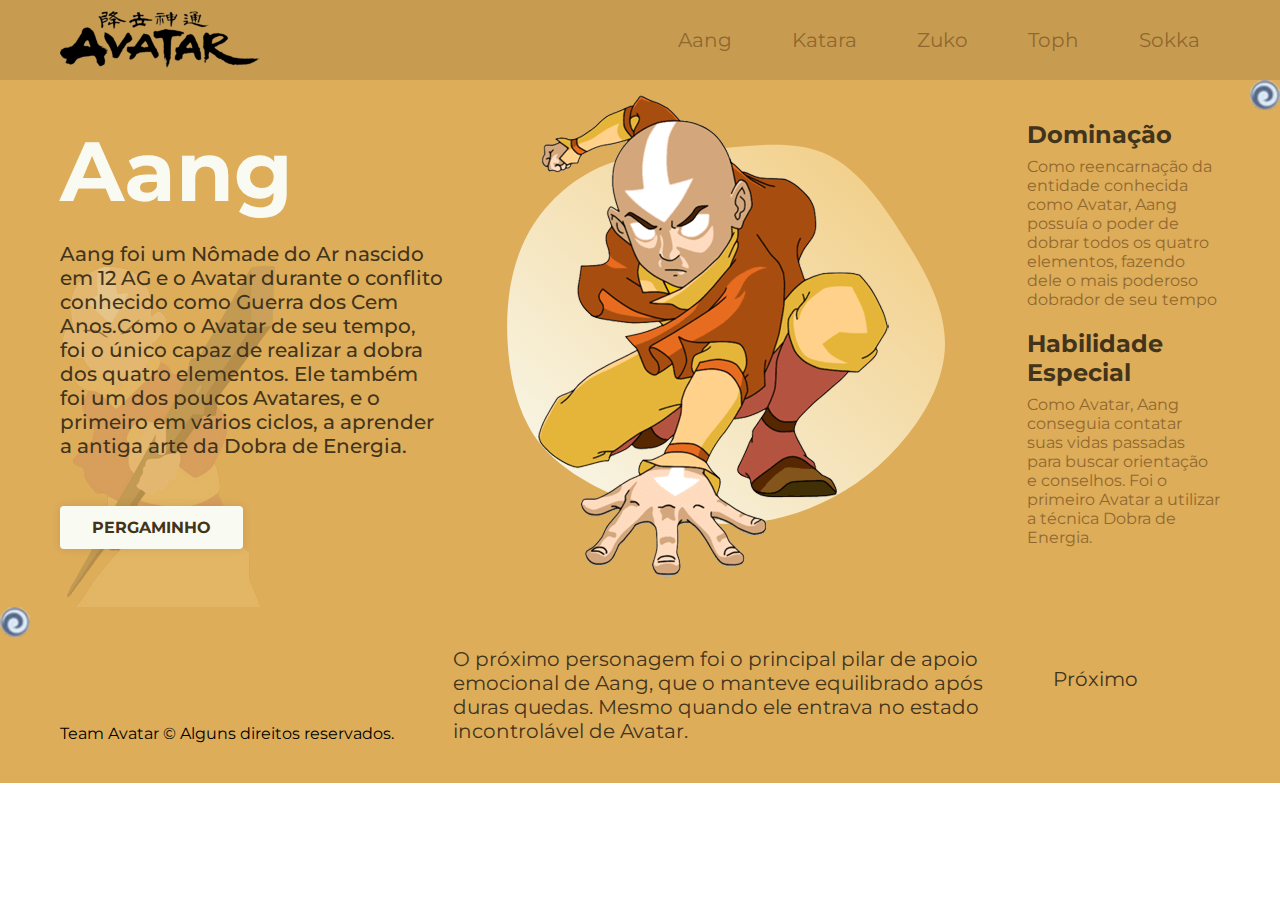
<file: index.html>
<!DOCTYPE html>
<html lang="pt-br">

<head>
  <meta charset="UTF-8">
  <meta http-equiv="X-UA-Compatible" content="IE=edge">
  <meta name="viewport" content="width=device-width, initial-scale=1.0">
  <link rel="preconnect" href="https://fonts.googleapis.com">
  <link rel="preconnect" href="https://fonts.gstatic.com" crossorigin>
  <link href="https://fonts.googleapis.com/css2?family=Montserrat:wght@400;500;700&display=swap" rel="stylesheet">
  <link rel="stylesheet" href="./css/style.css" type="text/css">
  <link rel="shortcut icon" href="public/favicon.png" type="image/x-icon">
  <title>Team Avatar | Aang </title>
</head>

<body id="aang">

  <header class="header-bg">
    <div class="header container">
      <a href="./">
        <img src="img/avatar.png" alt="Avatar" width="200" height="76">
      </a>
      <nav>
        <div class="mobile-menu">
          <div class="line1"></div>
          <div class="line2"></div>
          <div class="line3"></div>
        </div>

        <ul class="header-menu">
          <li><a href="./">Aang</a>
          </li>
          <li><a href="katara.html">Katara</a>
          </li>
          <li><a href="zuko.html">Zuko</a>
          </li>
          <li><a href="toph.html">Toph</a>
          </li>
          <li><a href="sokka.html">Sokka</a>
          </li>
        </ul>
      </nav>
    </div>
  </header>


  <main class="dirigente-bg">
    <div class="dirigente container">
      <section class="dirigente-descricao">
        <h1>Aang</h1>
        <p>Aang foi um Nômade do Ar nascido em 12 AG e o Avatar durante o conflito conhecido como Guerra dos Cem Anos.Como o Avatar de seu tempo, foi o único capaz de realizar a dobra dos quatro elementos. Ele também foi um dos poucos Avatares, e o primeiro em vários ciclos, a aprender a antiga arte da Dobra de Energia.</p>
        <a class="btn">Pergaminho</a>
      </section>

      <div class="dirigente-imagem">
        <img src="img/aang/aang.png" alt="Aang" width="512" height="512">
      </div>

      <section class="dirigente-info">
        <div class="dirigente-info-dominacao">
          <h2>Dominação</h2>
          <p>Como reencarnação da entidade conhecida como Avatar, Aang possuía o poder de dobrar todos os quatro elementos, fazendo dele o mais poderoso dobrador de seu tempo</p>
        </div>
        <div class="dirigente-info-especial">
          <h2>Habilidade Especial</h2>
          <p>Como Avatar, Aang conseguia contatar suas vidas passadas para buscar orientação e conselhos. Foi o primeiro Avatar a utilizar a técnica Dobra de Energia.</p>
        </div>
      </section>
  </main>


  <footer class="footer-bg">
    <div class="footer container">
      <p class="copy">Team Avatar © Alguns direitos reservados.</p>
      <p class="proximo-personagem-descricao">O próximo personagem foi o principal pilar de apoio emocional de Aang, que o manteve equilibrado após duras quedas. Mesmo quando ele entrava no estado incontrolável de Avatar.</p>
      <a class="proximo-personagem" href="katara.html">Próximo</a>
    </div>
  </footer>
  <div class="modal-container">
    <div class="modal">
      <button class="btn-modal-fechar">x</button>
      <h2>Dobra de Ar</h2>
      <div class="pergaminho-info">
        <img src="img/elemento/elemento-ar.png" width="550" height="400" alt="elemento de ar">
        <p>Ar é o elemento da liberdade</p>
      </div>
      <div class="pergaminho-imagem">
        <img src="img/pergaminhos/dobra-ar.jpg" width="570" height="380" alt="pergaminho dobra de ar">
      </div>
    </div>
  </div>

  <script type="module" src="js/script.js"></script>

</body>

</html>
</file>
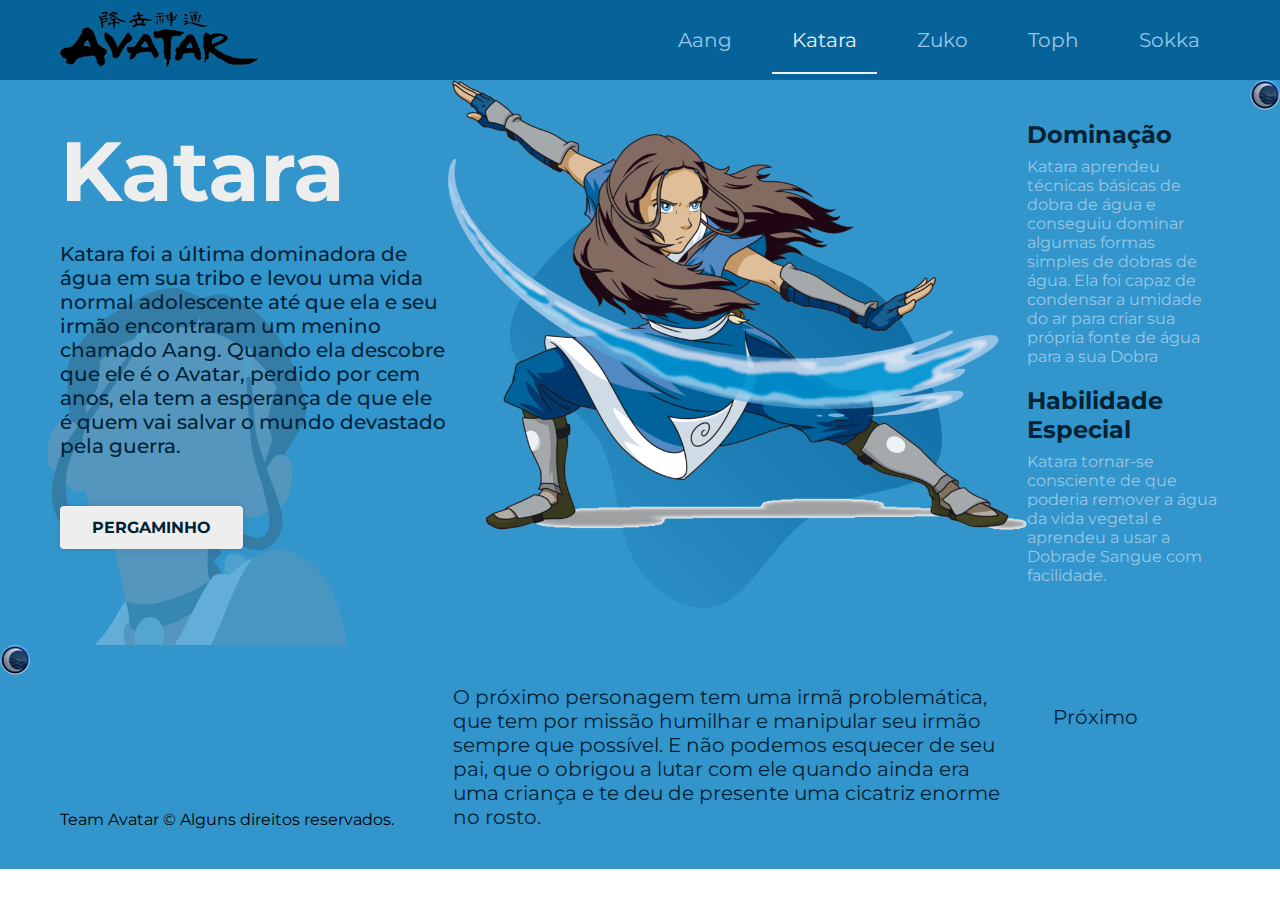
<file: katara.html>
<!DOCTYPE html>
<html lang="pt-br">

<head>
  <meta charset="UTF-8">
  <meta http-equiv="X-UA-Compatible" content="IE=edge">
  <meta name="viewport" content="width=device-width, initial-scale=1.0">
  <link rel="preconnect" href="https://fonts.googleapis.com">
  <link rel="preconnect" href="https://fonts.gstatic.com" crossorigin>
  <link href="https://fonts.googleapis.com/css2?family=Montserrat:wght@400;500;700&display=swap" rel="stylesheet">
  <link rel="stylesheet" href="./css/style.css" type="text/css">
  <link rel="shortcut icon" href="public/favicon.png" type="image/x-icon">
  <title>Team Avatar | Katara </title>
</head>

<body id="katara">

  <header class="header-bg">
    <div class="header container">
      <a href="./">
        <img src="img/avatar.png" alt="Avatar" width="200" height="76">
      </a>
      <nav>
        <div class="mobile-menu">
          <div class="line1"></div>
          <div class="line2"></div>
          <div class="line3"></div>
        </div>
        <ul class="header-menu">
          <li><a href="./">Aang</a>
          </li>
          <li><a href="katara.html">Katara</a>
          </li>
          <li><a href="zuko.html">Zuko</a>
          </li>
          <li><a href="toph.html">Toph</a>
          </li>
          <li><a href="sokka.html">Sokka</a>
          </li>
        </ul>
      </nav>
    </div>
  </header>


  <main class="dirigente-bg">
    <div class="dirigente container">
      <section class="dirigente-descricao">
        <h1>Katara</h1>
        <p>Katara foi a última dominadora de água em sua tribo e levou uma vida normal adolescente até que ela e seu irmão encontraram um menino chamado Aang. Quando ela descobre que ele é o Avatar, perdido por cem anos, ela tem a esperança de que ele é quem vai salvar o mundo devastado pela guerra.</p>
        <a class="btn">Pergaminho</a>
      </section>

      <div class="dirigente-imagem">
        <img src="img/katara/katara.png" alt="Katara" width="945" height="733">
      </div>

      <section class="dirigente-info">
        <div class="dirigente-info-dominacao">
          <h2>Dominação</h2>
          <p>Katara aprendeu técnicas básicas de dobra de água e conseguiu dominar algumas formas simples de dobras de água. Ela foi capaz de condensar a umidade do ar para criar sua própria fonte de água para a sua Dobra </p>
        </div>
        <div class="dirigente-info-especial">
          <h2>Habilidade Especial</h2>
          <p> Katara tornar-se consciente de que poderia remover a água da vida vegetal e aprendeu a usar a Dobrade Sangue com facilidade. </p>
        </div>
      </section>
  </main>


  <footer class="footer-bg">
    <div class="footer container">
      <p class="copy">Team Avatar © Alguns direitos reservados.</p>
      <p class="proximo-personagem-descricao">O próximo personagem tem uma irmã problemática, que tem por missão humilhar e manipular seu irmão sempre que possível. E não podemos esquecer de seu pai, que o obrigou a lutar com ele quando ainda era uma criança e te deu de presente uma cicatriz enorme no rosto.</p>
      <a class="proximo-personagem" href="zuko.html">Próximo</a>
    </div>
  </footer>

  <div class="modal-container">
    <div class="modal">
      <button class="btn-modal-fechar">x</button>
      <h2>Dobra de Água</h2>
      <div class="pergaminho-info">
        <img src="img/elemento/elemento-agua.png" width="550" height="400" alt="elemento água">
        <p>A água é o elemento da mudança</p>
      </div>
      <div class="pergaminho-imagem">
        <img src="img/pergaminhos/dobra-agua.jpg" width="570" height="380" alt="pergaminho dobra da água">
      </div>
    </div>
  </div>
  <script type="module" src="js/script.js"></script>

</body>

</html>
</file>
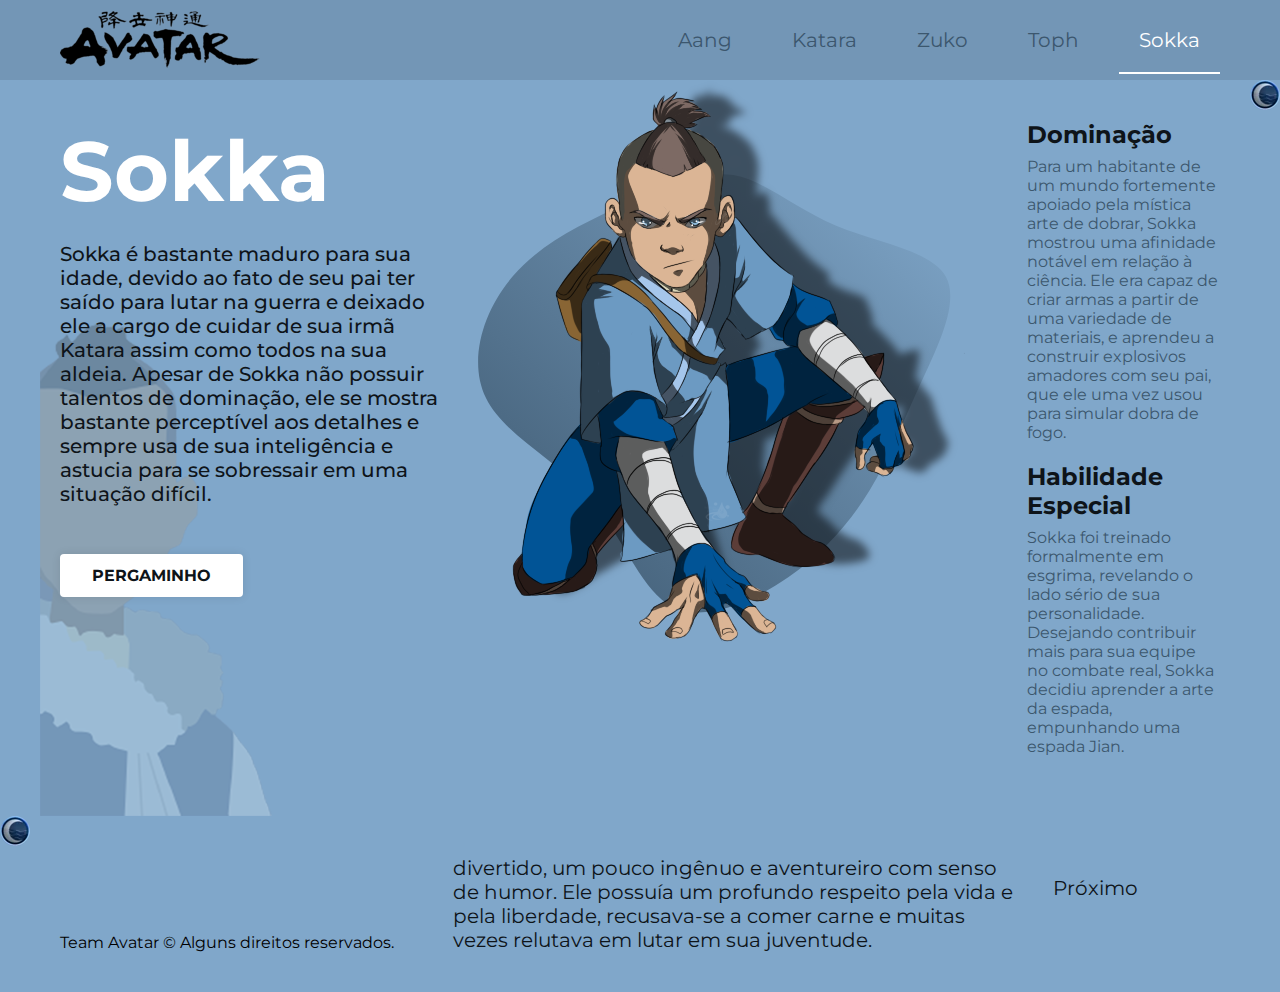
<file: sokka.html>
<!DOCTYPE html>
<html lang="pt-br">

<head>
  <meta charset="UTF-8">
  <meta http-equiv="X-UA-Compatible" content="IE=edge">
  <meta name="viewport" content="width=device-width, initial-scale=1.0">
  <link rel="preconnect" href="https://fonts.googleapis.com">
  <link rel="preconnect" href="https://fonts.gstatic.com" crossorigin>
  <link href="https://fonts.googleapis.com/css2?family=Montserrat:wght@400;500;700&display=swap" rel="stylesheet">
  <link rel="stylesheet" href="./css/style.css" type="text/css">
  <link rel="shortcut icon" href="public/favicon.png" type="image/x-icon">
  <title>Team Avatar | Sokka </title>
</head>

<body id="sokka">

  <header class="header-bg">
    <div class="header container">
      <a href="./">
        <img src="img/avatar.png" alt="Avatar" width="200" height="76">
      </a>
      <nav>
        <div class="mobile-menu">
          <div class="line1"></div>
          <div class="line2"></div>
          <div class="line3"></div>
        </div>
        <ul class="header-menu">
          <li><a href="./">Aang</a>
          </li>
          <li><a href="katara.html">Katara</a>
          </li>
          <li><a href="zuko.html">Zuko</a>
          </li>
          <li><a href="toph.html">Toph</a>
          </li>
          <li><a href="sokka.html">Sokka</a>
          </li>
        </ul>
      </nav>
    </div>
  </header>


  <main class="dirigente-bg">
    <div class="dirigente container">
      <section class="dirigente-descricao">
        <h1>Sokka</h1>
        <p>Sokka é bastante maduro para sua idade, devido ao fato de seu pai ter saído para lutar na guerra e deixado ele a cargo de cuidar de sua irmã Katara assim como todos na sua aldeia. Apesar de Sokka não possuir talentos de dominação, ele se mostra bastante perceptível aos detalhes e sempre usa de sua inteligência e astucia para se sobressair em uma situação difícil.</p>
        <a class="btn">Pergaminho</a>
      </section>

      <div class="dirigente-imagem">
        <img src="img/sokka/sokka.png" alt="Sokka" width="530" height="584">
      </div>

      <section class="dirigente-info">
        <div class="dirigente-info-dominacao">
          <h2>Dominação</h2>
          <p>Para um habitante de um mundo fortemente apoiado pela mística arte de dobrar, Sokka mostrou uma afinidade notável em relação à ciência. Ele era capaz de criar armas a partir de uma variedade de materiais, e aprendeu a construir explosivos amadores com seu pai, que ele uma vez usou para simular dobra de fogo. </p>
        </div>
        <div class="dirigente-info-especial">
          <h2>Habilidade Especial</h2>
          <p> Sokka foi treinado formalmente em esgrima, revelando o lado sério de sua personalidade. Desejando contribuir mais para sua equipe no combate real, Sokka decidiu aprender a arte da espada, empunhando uma espada Jian.</p>
        </div>
      </section>
  </main>


  <footer class="footer-bg">
    <div class="footer container">
      <p class="copy">Team Avatar © Alguns direitos reservados.</p>
      <p class="proximo-personagem-descricao">divertido, um pouco ingênuo e aventureiro com senso de humor. Ele possuía um profundo respeito pela vida e pela liberdade, recusava-se a comer carne e muitas vezes relutava em lutar em sua juventude.</p>
      <a class="proximo-personagem" href="index.html">Próximo</a>
    </div>
  </footer>

  <script type="module" src="js/script.js"></script>
</body>

</html>
</file>
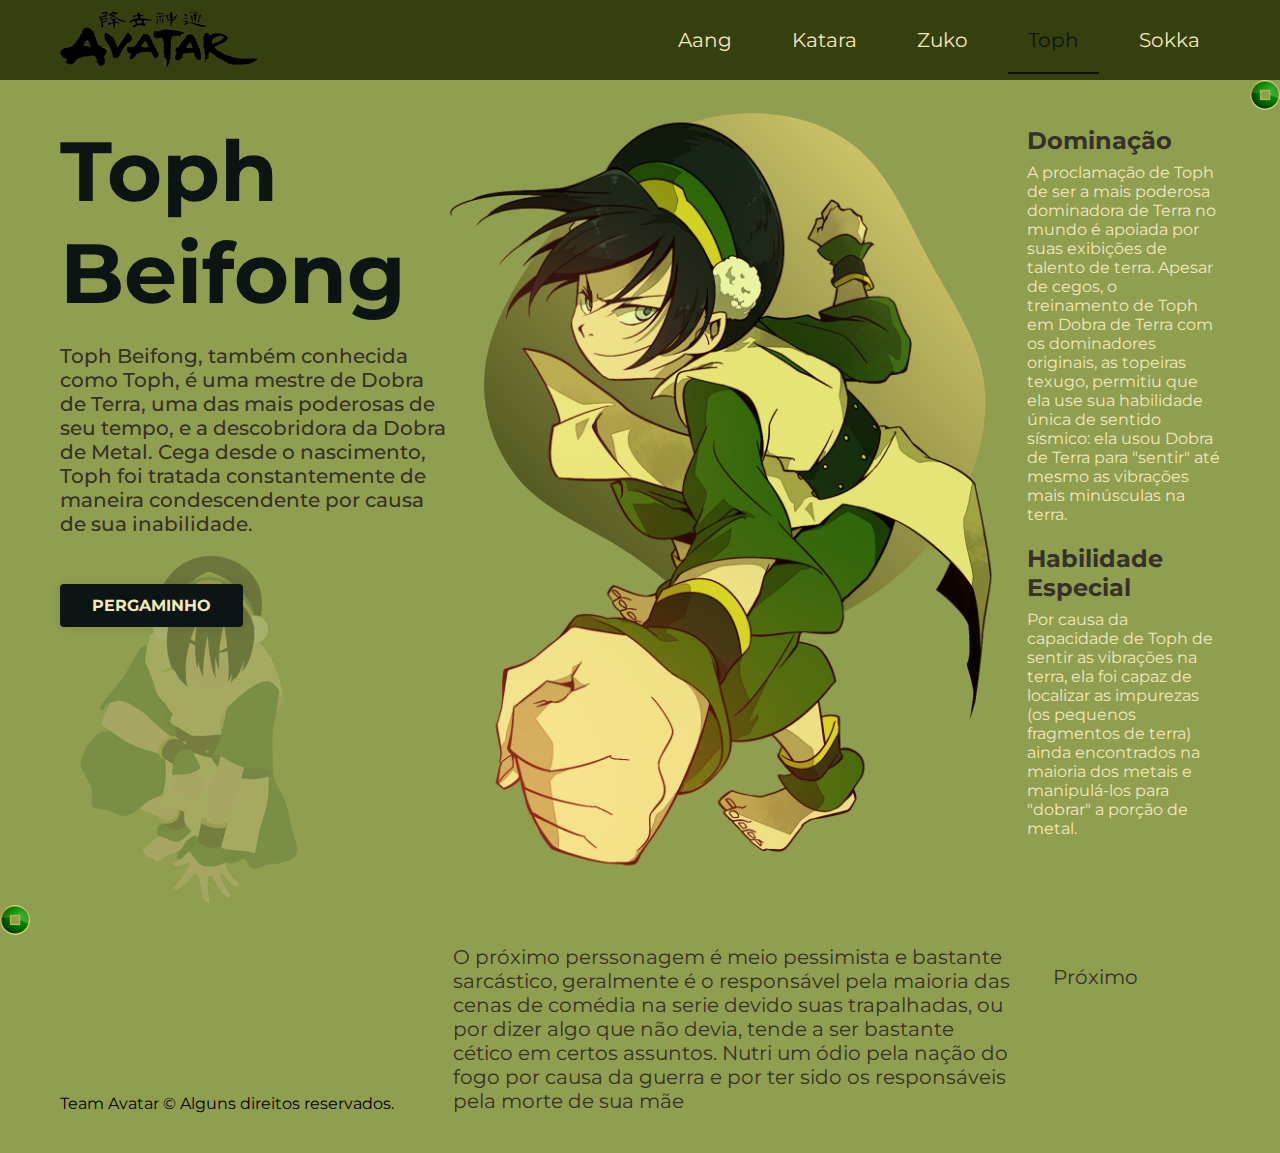
<file: toph.html>
<!DOCTYPE html>
<html lang="pt-br">

<head>
  <meta charset="UTF-8">
  <meta http-equiv="X-UA-Compatible" content="IE=edge">
  <meta name="viewport" content="width=device-width, initial-scale=1.0">
  <link rel="preconnect" href="https://fonts.googleapis.com">
  <link rel="preconnect" href="https://fonts.gstatic.com" crossorigin>
  <link href="https://fonts.googleapis.com/css2?family=Montserrat:wght@400;500;700&display=swap" rel="stylesheet">
  <link rel="stylesheet" href="./css/style.css" type="text/css">
  <link rel="shortcut icon" href="public/favicon.png" type="image/x-icon">
  <title>Team Avatar | Toph Beifong </title>
</head>

<body id="toph">

  <header class="header-bg">
    <div class="header container">
      <a href="./">
        <img src="img/avatar.png" alt="Avatar" width="200" height="76">
      </a>
      <nav>
        <div class="mobile-menu">
          <div class="line1"></div>
          <div class="line2"></div>
          <div class="line3"></div>
        </div>
        <ul class="header-menu">
          <li><a href="./">Aang</a>
          </li>
          <li><a href="katara.html">Katara</a>
          </li>
          <li><a href="zuko.html">Zuko</a>
          </li>
          <li><a href="toph.html">Toph</a>
          </li>
          <li><a href="sokka.html">Sokka</a>
          </li>
        </ul>
      </nav>
    </div>
  </header>


  <main class="dirigente-bg">
    <div class="dirigente container">
      <section class="dirigente-descricao">
        <h1>Toph Beifong</h1>
        <p>Toph Beifong, também conhecida como Toph, é uma mestre de Dobra de Terra, uma das mais poderosas de seu tempo, e a descobridora da Dobra de Metal. Cega desde o nascimento, Toph foi tratada constantemente de maneira condescendente por causa de sua inabilidade.</p>
        <a class="btn">Pergaminho</a>
      </section>

      <div class="dirigente-imagem">
        <img src="img/toph/toph.png" alt="Toph Beifong" width="600" height="853">
      </div>

      <section class="dirigente-info">
        <div class="dirigente-info-dominacao">
          <h2>Dominação</h2>
          <p>A proclamação de Toph de ser a mais poderosa dominadora de Terra no mundo é apoiada por suas exibições de talento de terra. Apesar de cegos, o treinamento de Toph em Dobra de Terra com os dominadores originais, as topeiras texugo, permitiu que ela use sua habilidade única de sentido sísmico: ela usou Dobra de Terra para "sentir" até mesmo as vibrações mais minúsculas na terra. </p>
        </div>
        <div class="dirigente-info-especial">
          <h2>Habilidade Especial</h2>
          <p> Por causa da capacidade de Toph de sentir as vibrações na terra, ela foi capaz de localizar as impurezas (os pequenos fragmentos de terra) ainda encontrados na maioria dos metais e manipulá-los para "dobrar" a porção de metal.</p>
        </div>
      </section>
  </main>


  <footer class="footer-bg">
    <div class="footer container">
      <p class="copy">Team Avatar © Alguns direitos reservados.</p>
      <p class="proximo-personagem-descricao">O próximo perssonagem é meio pessimista e bastante sarcástico, geralmente é o responsável pela maioria das cenas de comédia na serie devido suas trapalhadas, ou por dizer algo que não devia, tende a ser bastante cético em certos assuntos. Nutri um ódio pela nação do fogo por causa da guerra e por ter sido os responsáveis pela morte de sua mãe</p>
      <a class="proximo-personagem" href="sokka.html">Próximo</a>
    </div>
  </footer>

  <div class="modal-container">
    <div class="modal">
      <button class="btn-modal-fechar">x</button>
      <h2>Dobra de Terra</h2>
      <div class="pergaminho-info">
        <img src="img/elemento/elemento-terra.png" width="550" height="400" alt="elemento terra">
        <p>A terra é o elemento da substância.</p>
      </div>
      <div class="pergaminho-imagem">
        <img src="img/pergaminhos/dobra-terra.jpg" width="570" height="380" alt="pergaminho dobra de terra">
      </div>
    </div>
  </div>
  <script type="module" src="js/script.js"></script>

</body>

</html>
</file>
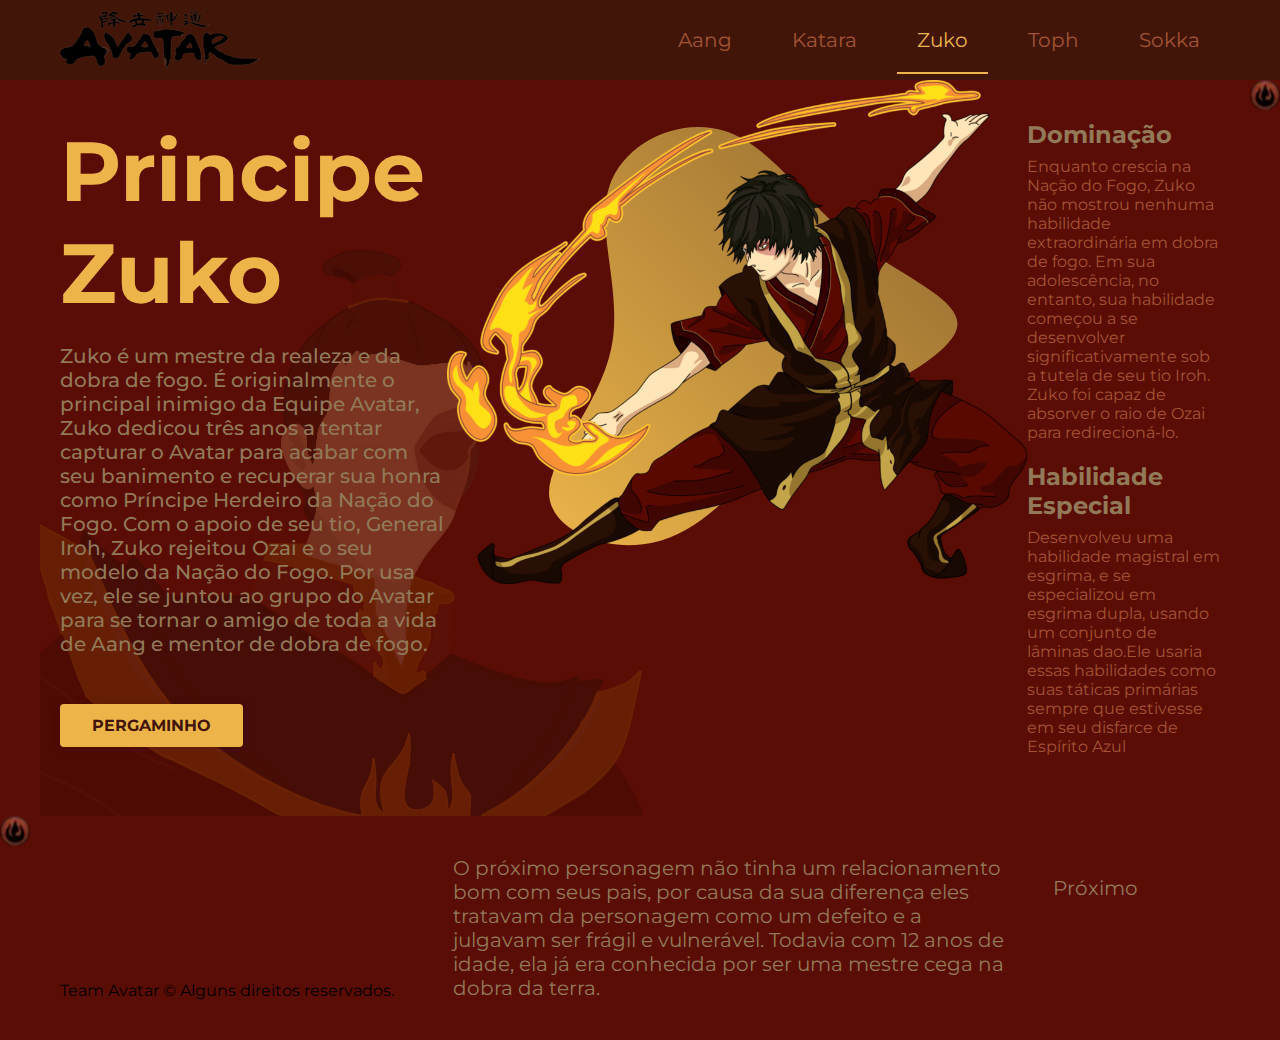
<file: zuko.html>
<!DOCTYPE html>
<html lang="pt-br">

<head>
  <meta charset="UTF-8">
  <meta http-equiv="X-UA-Compatible" content="IE=edge">
  <meta name="viewport" content="width=device-width, initial-scale=1.0">
  <link rel="preconnect" href="https://fonts.googleapis.com">
  <link rel="preconnect" href="https://fonts.gstatic.com" crossorigin>
  <link href="https://fonts.googleapis.com/css2?family=Montserrat:wght@400;500;700&display=swap" rel="stylesheet">
  <link rel="stylesheet" href="./css/style.css" type="text/css">
  <link rel="shortcut icon" href="public/favicon.png" type="image/x-icon">
  <title>Team Avatar | Zuko </title>
</head>

<body id="zuko">

  <header class="header-bg">
    <div class="header container">
      <a href="./">
        <img src="img/avatar.png" alt="Avatar" width="200" height="76">
      </a>
      <nav>
        <div class="mobile-menu">
          <div class="line1"></div>
          <div class="line2"></div>
          <div class="line3"></div>
        </div>
        <ul class="header-menu">
          <li><a href="./">Aang</a>
          </li>
          <li><a href="katara.html">Katara</a>
          </li>
          <li><a href="zuko.html">Zuko</a>
          </li>
          <li><a href="toph.html">Toph</a>
          </li>
          <li><a href="sokka.html">Sokka</a>
          </li>
        </ul>
      </nav>
    </div>
  </header>


  <main class="dirigente-bg">
    <div class="dirigente container">
      <section class="dirigente-descricao">
        <h1>Principe Zuko</h1>
        <p>Zuko é um mestre da realeza e da dobra de fogo. É originalmente o principal inimigo da Equipe Avatar, Zuko dedicou três anos a tentar capturar o Avatar para acabar com seu banimento e recuperar sua honra como Príncipe Herdeiro da Nação do Fogo. Com o apoio de seu tio, General Iroh, Zuko rejeitou Ozai e o seu modelo da Nação do Fogo. Por usa vez, ele se juntou ao grupo do Avatar para se tornar o amigo de toda a vida de Aang e mentor de dobra de fogo.</p>
        <a class="btn">Pergaminho</a>
      </section>

      <div class="dirigente-imagem">
        <img src="img/zuko/zuko.png" alt="Principe Zuko" width="959" height="833">
      </div>

      <section class="dirigente-info">
        <div class="dirigente-info-dominacao">
          <h2>Dominação</h2>
          <p>Enquanto crescia na Nação do Fogo, Zuko não mostrou nenhuma habilidade extraordinária em dobra de fogo. Em sua adolescência, no entanto, sua habilidade começou a se desenvolver significativamente sob a tutela de seu tio Iroh. Zuko foi capaz de absorver o raio de Ozai para redirecioná-lo.</p>
        </div>
        <div class="dirigente-info-especial">
          <h2>Habilidade Especial</h2>
          <p>Desenvolveu uma habilidade magistral em esgrima, e se especializou em esgrima dupla, usando um conjunto de lâminas dao.Ele usaria essas habilidades como suas táticas primárias sempre que estivesse em seu disfarce de Espírito Azul</p>
        </div>
      </section>
  </main>


  <footer class="footer-bg">
    <div class="footer container">
      <p class="copy">Team Avatar © Alguns direitos reservados.</p>
      <p class="proximo-personagem-descricao">O próximo personagem não tinha um relacionamento bom com seus pais, por causa da sua diferença eles tratavam da personagem como um defeito e a julgavam ser frágil e vulnerável. Todavia com 12 anos de idade, ela já era conhecida por ser uma mestre cega na dobra da terra.</p>
      <a class="proximo-personagem" href="toph.html">Próximo</a>
    </div>
  </footer>

  <div class="modal-container">
    <div class="modal">
      <button class="btn-modal-fechar">x</button>
      <h2>Dobra de Fogo</h2>
      <div class="pergaminho-info">
        <img src="img/elemento/elemento-fogo.png" width="550" height="400" alt="elemento fogo">
        <p>Fogo é o elemento de poder</p>
      </div>
      <div class="pergaminho-imagem">
        <img src="img/pergaminhos/dobra-fogo.jpg" width="570" height="380" alt="pergaminho dobra de fogo">
      </div>
    </div>
  </div>
  <script type="module" src="js/script.js"></script>

</body>

</html>
</file>
<file: css/style.css>
/*GLOBAL*/
@import "global/header.css";
@import "global/dirigente.css";
@import "global/footer.css";
@import "global/global.css";
/*UTILIDADES*/
@import "utilidades/componentes.css";
@import "utilidades/cores.css";
@import "utilidades/modal.css";
@import "utilidades/keyframes.css";
/*PERSONAGENS*/
@import "personagens/aang/header.css";
@import "personagens/aang/dirigente.css";
@import "personagens/aang/footer.css";
@import "personagens/aang/utilidades.css";

@import "personagens/katara/utilidades.css";
@import "personagens/katara/dirigente.css";
@import "personagens/katara/header.css";
@import "personagens/katara/footer.css";

@import "personagens/zuko/utilidades.css";
@import "personagens/zuko/dirigente.css";
@import "personagens/zuko/header.css";
@import "personagens/zuko/footer.css";

@import "personagens/toph/utilidades.css";
@import "personagens/toph/dirigente.css";
@import "personagens/toph/header.css";
@import "personagens/toph/footer.css";

@import "personagens/sokka/utilidades.css";
@import "personagens/sokka/dirigente.css";
@import "personagens/sokka/header.css";
@import "personagens/sokka/footer.css";
</file>
